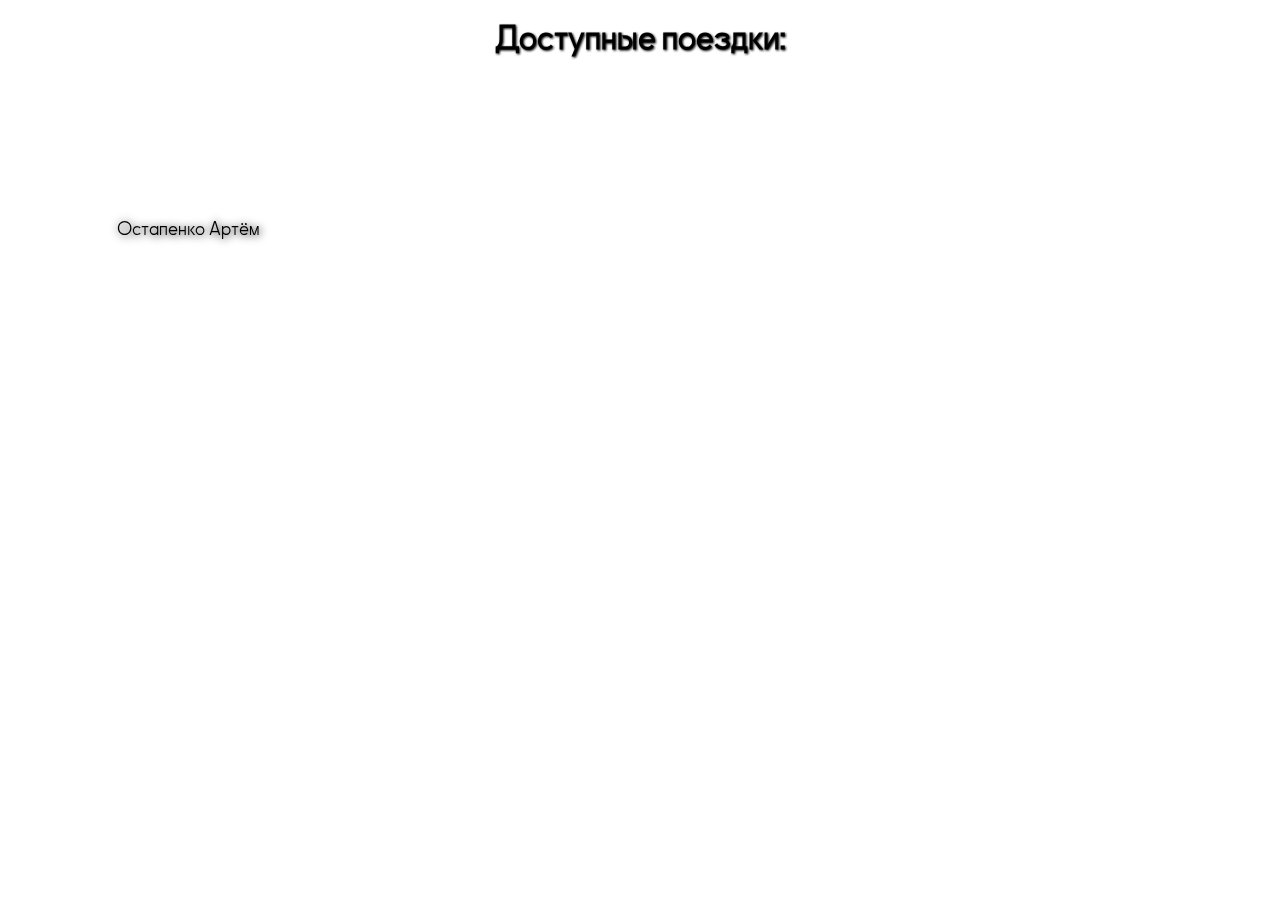
<file: index.html>
<!doctype html>
<html lang="ru">
<head>
    <meta charset="UTF-8">
    <meta name="viewport"
          content="width=device-width, user-scalable=no, initial-scale=1.0, maximum-scale=1.0, minimum-scale=1.0">
    <meta http-equiv="X-UA-Compatible" content="ie=edge">
    <link rel="stylesheet" href="style.css">
    <title>On the way</title>
    <script src="https://telegram.org/js/telegram-web-app.js"></script>
</head>
<div class="header">
    <header>
        <h1 class="avaliable_rides">Доступные поездки:</h1>
    </header>
</div>
<body>
    <div class="ride">
        <p class="rider_name">Остапенко Артём</p>
    </div>
</body>
</html>
</file>
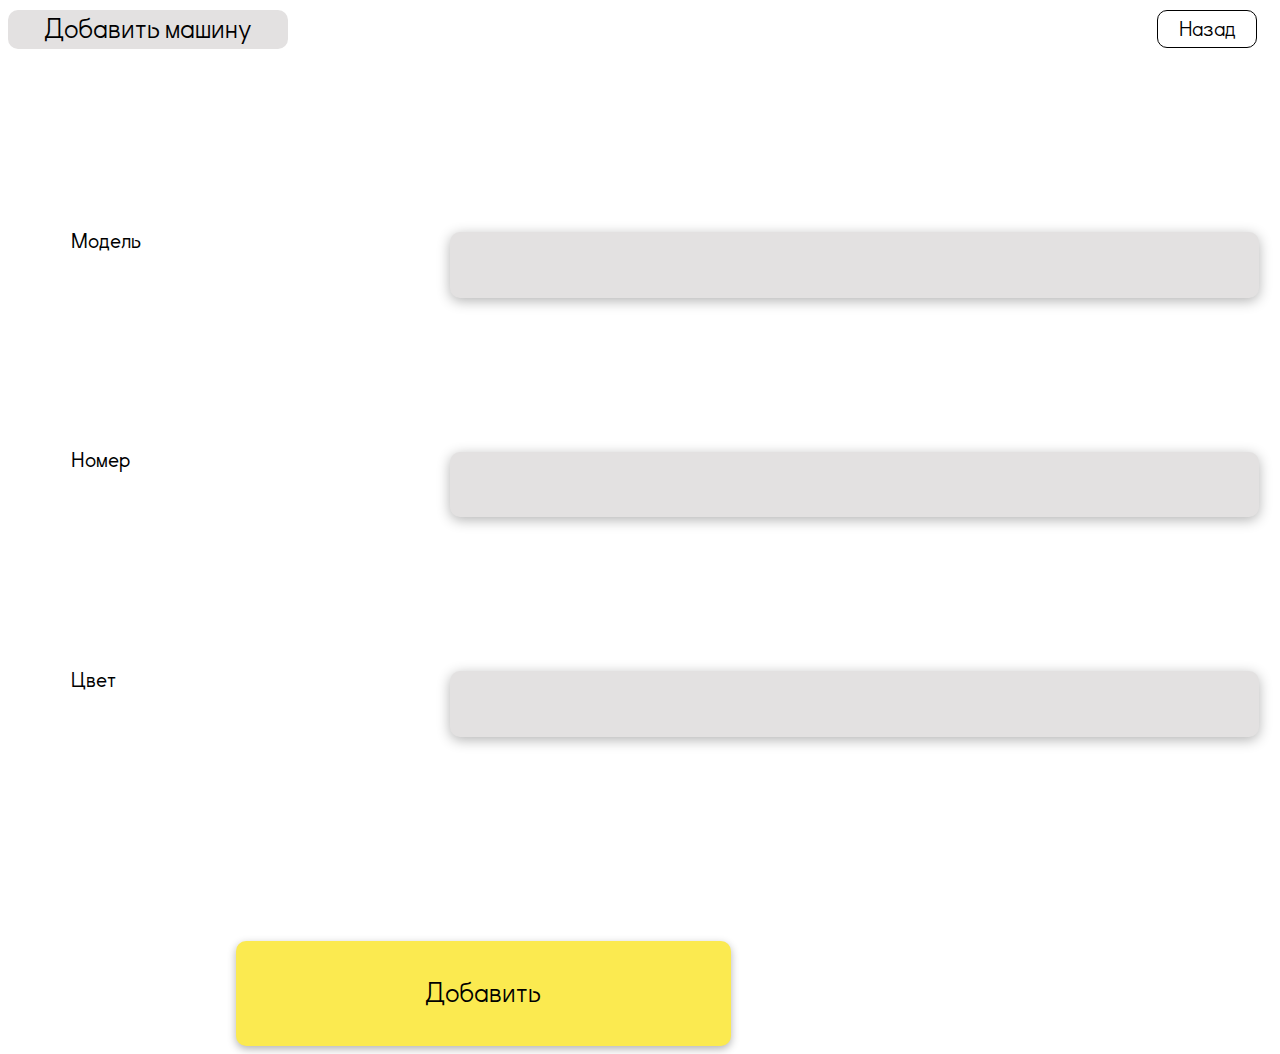
<file: addcar.html>
<!DOCTYPE html>
<html lang="en">
<head>
    <link rel="stylesheet" href="addcar.css">
    <meta charset="UTF-8">
    <meta name="viewport" content="width=device-width, initial-scale=1.0">
    <title>Document</title>
    <script src="https://telegram.org/js/telegram-web-app.js"></script>
</head>
<body>
    <div class="navig">
        <button id="back">Назад</button>
    </div>
    
    <p id="Hadd">Добавить машину</p>
    <br>
    <div class="parameters">
        <a id="model">Модель</a>
        <input type="text" class="vvod" id="p1">
    </div>
    <div class="parameters">
        <a id="number">Номер</a>
        <input type="text" class="vvod" id="p2">
    </div>
    <div class="parameters"> 
        <a id="colorr">Цвет</a>
        <input type="text" class="vvod" id="p3">
    </div>
    <button id="ADD" onclick="">Добавить</button>
</body>
</html>
</file>
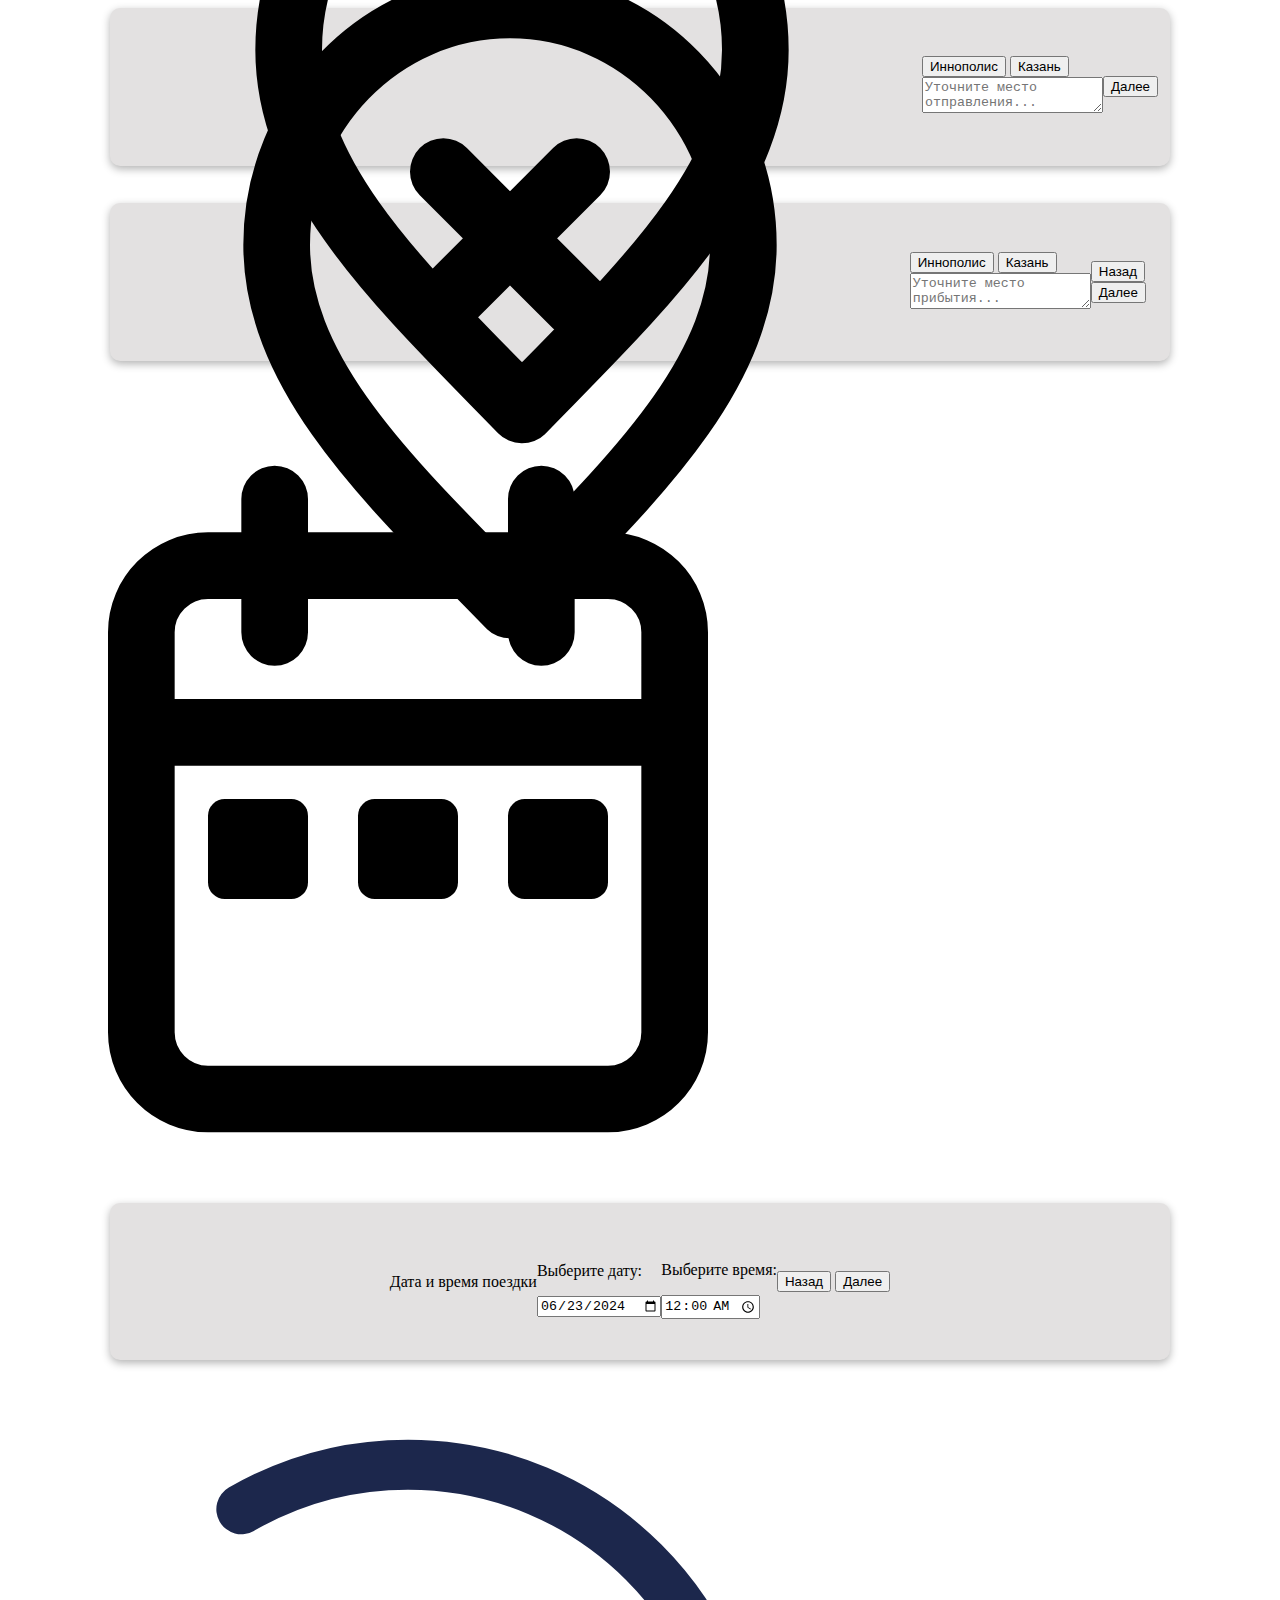
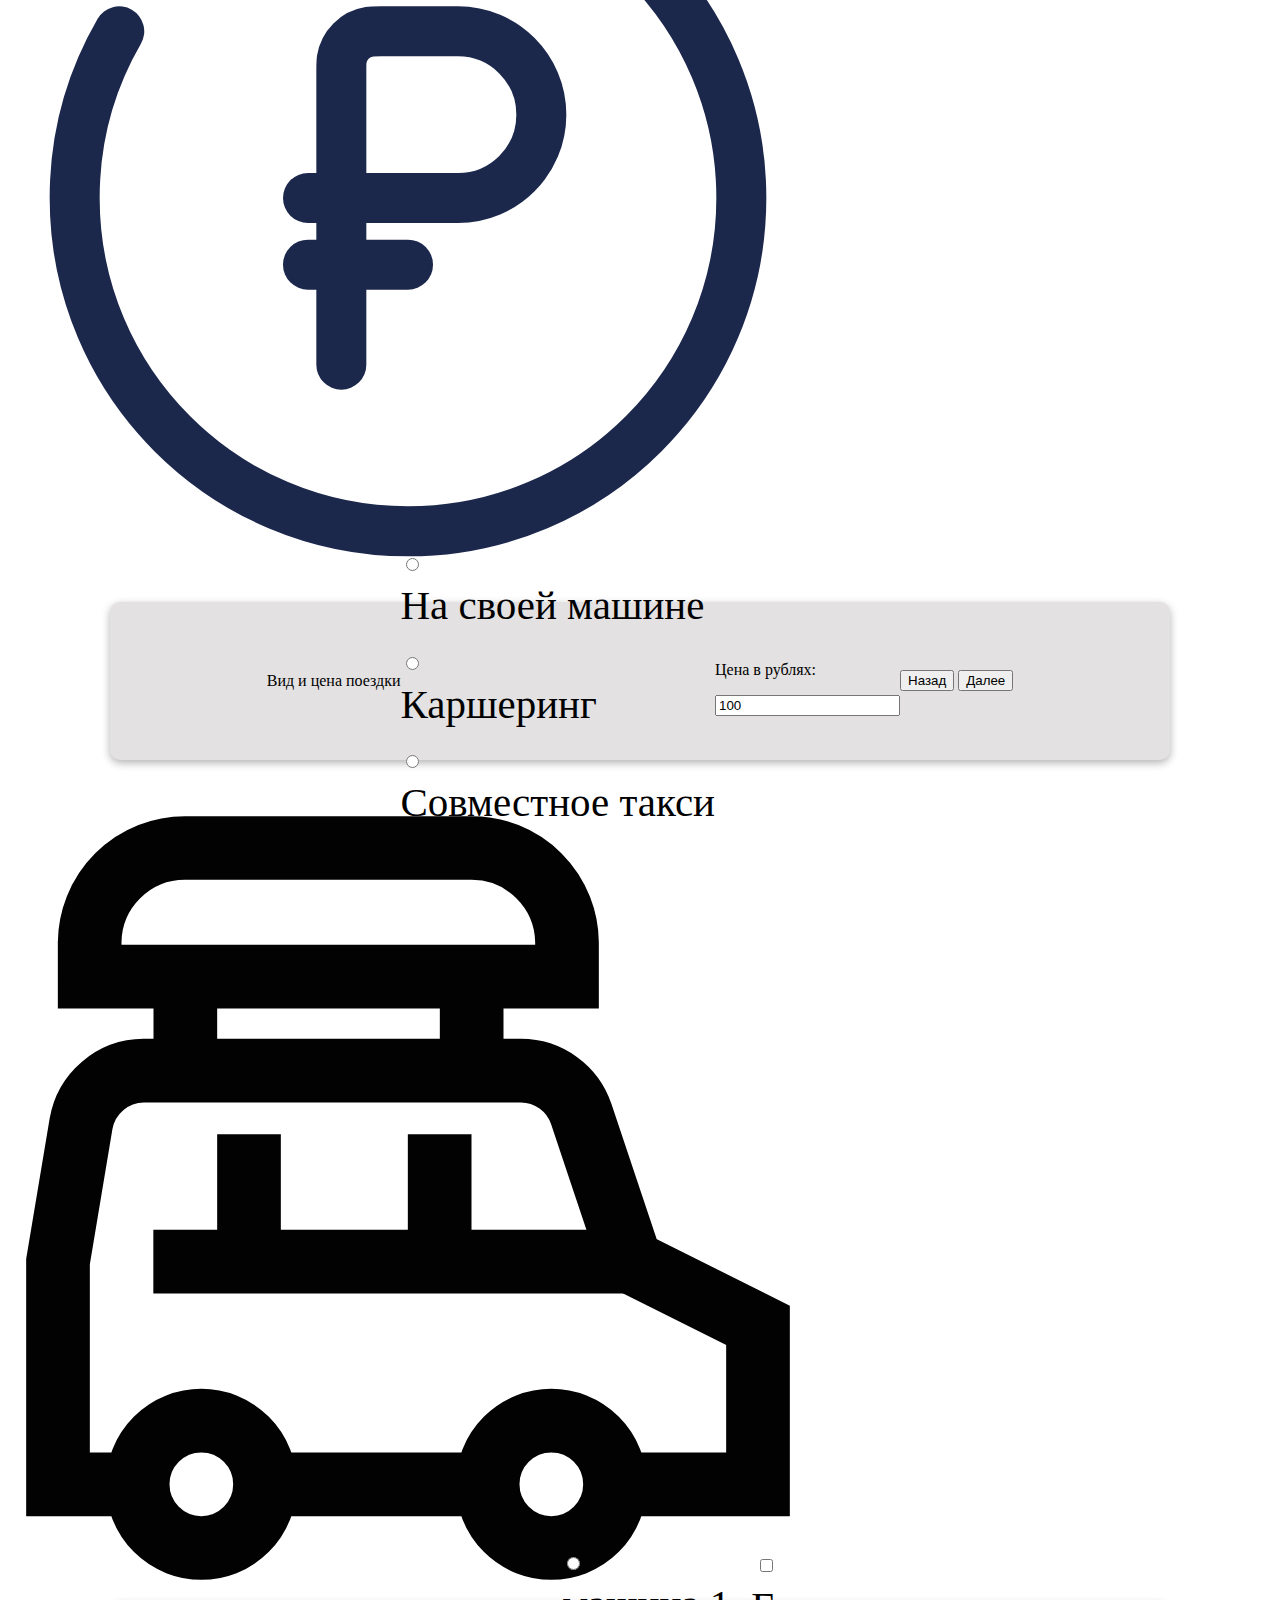
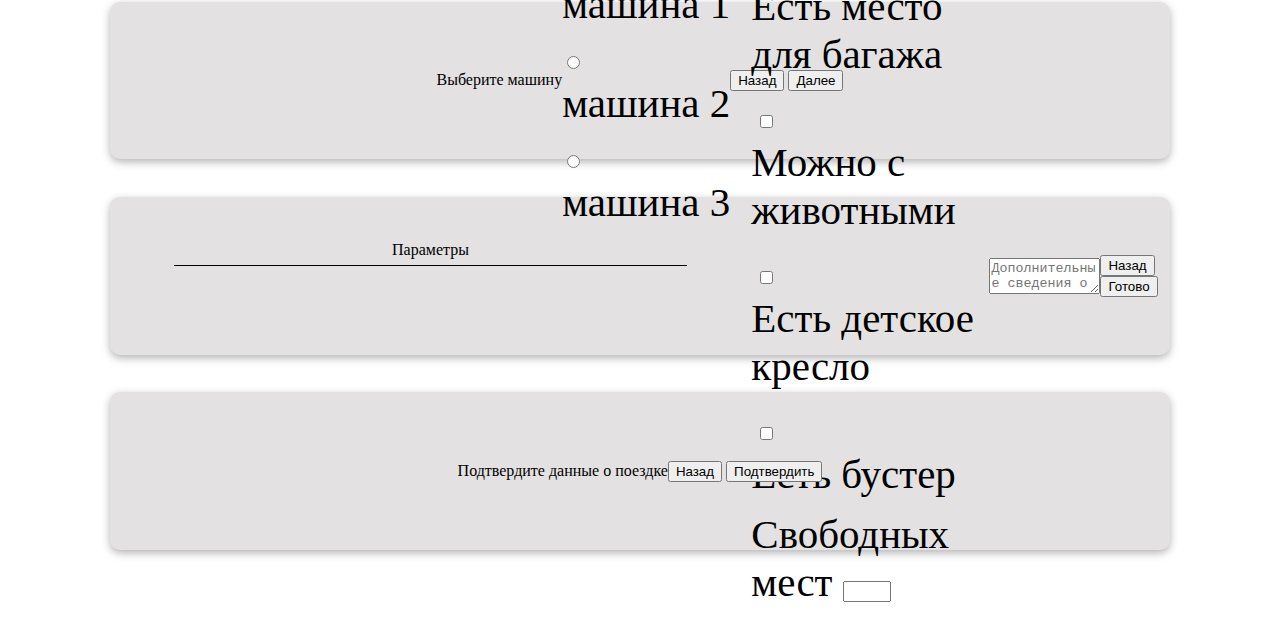
<file: createtrip.html>
<!DOCTYPE html>
<html lang="en">
<head>
    <meta charset="UTF-8">
    <meta name="viewport" content="width=device-width, initial-scale=1.0">
    <meta http-equiv="X-UA-Compatible" content="ie=edge">
    <title>Document</title>
</head>
<body>
    <link rel="stylesheet" href="createtrip.css">
    
    <div id="step1" class="step active">
        <div class="grey-rect">
            <div class="desc-img">
                <p class="dir-desc">Откуда</p>
                <img src="images/location-pin-alt-svgrepo-com.svg" class="dir-image">
            </div>
            <!-- <p class="dir-choose">Выберите город:</p> -->
            <div class="but-text">
                <div class="buttons">
                    <button class="button1" id="left1" onclick="selectOrigin('Иннополис', 'left1')">Иннополис</button>
                    <button class="button1" id="right1" onclick="selectOrigin('Казань', 'right1')">Казань</button>
                </div>
                <textarea id="comment1" class="com" placeholder="Уточните место отправления..."></textarea>
            </div>
            <button class="next" onclick="addInfoOrigin()">Далее</button>
        </div>
    </div>

    <div id="step2" class="step">
        <div class="grey-rect">
            <div class="desc-img">
                <p class="dir-desc">Куда</p>
                <img src="images/location-xmark-svgrepo-com.svg" class="dir-image">
            </div>
            <!-- <p class="dir-choose">Выберите город:</p> -->
            <div class="but-text">
                <div class="buttons">
                    <button class="button2" id="left2" onclick="selectDestination('Иннополис', 'left2')">Иннополис</button>
                    <button class="button2" id="right2" onclick="selectDestination('Казань', 'right2')">Казань</button>
                </div>
                <textarea id="comment2" class="com" placeholder="Уточните место прибытия..."></textarea>
            </div>
            <div class="nav-buttons">
                <button class="next" id="dir-button1" onclick="goBack(2)">Назад</button>
                <button class="next" id="dir-button2" onclick="addInfoDest()">Далее</button>
            </div>
        </div>
    </div>

    <div id="step3" class="step">
        <img src="images/date-range-svgrepo-com.svg" class="date-img">
        <div class="grey-rect">
            <div class="desc-img">
                <p class="dir-desc">Дата и время поездки</p>
            </div>
            <div class="date">
                <p class="choose-dt">Выберите дату:</p>
                <input type="date" id="date-f" value="2024-06-23"></input>
            </div>
            <div class="time">
                <p class="choose-dt">Выберите время:</p>
                <input type="time" id="time-f" value="00:00"></input>
            </div>
            <div class="nav-buttons">
                <button class="next" id="dir-button1" onclick="goBack(3)">Назад</button>
                <button class="next" id="dir-button2" onclick="selectDate()">Далее</button>
            </div>
        </div>
    </div>

    <div id="step4" class="step">
        <img src="images/ruble-svgrepo-com.svg" class="date-img">
        <div class="grey-rect">
            <div class="desc-img">
                <p class="dir-desc">Вид и цена поездки</p>
            </div>
            <div class="type">
                <ul class="choice">
                    <li>
                        <label for="own">
                            <input  type="radio" id="own" name="r">
                            <div class="checkbox__checkmark"></div>
                            На своей машине
                        </label>
                    </li>
                    <li>
                        <label for="carsh">
                            <input  type="radio" id="carsh" name="r">
                            <div class="checkbox__checkmark"></div>
                            Каршеринг
                        </label>
                    </li>
                    <li>
                        <label for="taxi">
                            <input  type="radio" id="taxi" name="r">
                            <div class="checkbox__checkmark"></div>
                            Совместное такси
                        </label>
                    </li>
                </ul>
            </div>
            
            <div class="price">
                <p class="choose-price">Цена в рублях:</p>
                <input type="number" id="price-rub" value="100" step="50" min="0">
            </div>
            <div class="nav-buttons">
                <button class="next" id="dir-button1" onclick="goBack(4)">Назад</button>
                <button class="next" id="dir-button2" onclick="goToStep(5)">Далее</button>
            </div>
        </div>
    </div>

    <div id="step5" class="step">
        <img src="images/travel-car-svgrepo-com.svg" class="car-img">
        <div class="grey-rect">
            <div class="desc-img">
                <p class="dir-desc">Выберите машину</p>
            </div>
            <div class="car">
                <ul class="choice">
                    <li>
                        <label for="car1">
                            <input  type="radio" id="car1" name="c">
                            <div class="checkbox__checkmark"></div>
                            машина 1
                        </label>
                    </li>
                    <li>
                        <label for="car2">
                            <input  type="radio" id="car2" name="c">
                            <div class="checkbox__checkmark"></div>
                            машина 2
                        </label>
                    </li>
                    <li>
                        <label for="car3">
                            <input  type="radio" id="car3" name="c">
                            <div class="checkbox__checkmark"></div>
                            машина 3
                        </label>
                    </li>
                </ul>
            </div>
            <div class="nav-buttons">
                <button class="next" id="dir-button1" onclick="goBack(5)">Назад</button>
                <button class="next" id="dir-button2" onclick="goToStep(6)">Далее</button>
            </div>
        </div>
    </div>

    <div id="step6" class="step">
        <div class="grey-rect">
            <div class="header">
                <p id="param-text">Параметры</p>
                <hr id="hr">
            </div>
            <ul class="choice" id="param">
                <li class="param-li">
                    <label for="lag" >
                        <input  type="checkbox" id="lag">
                        <div class="checkbox__checkmark"></div>
                        Есть место для багажа
                    </label>
                </li>
                <li class="param-li" >
                    <label for="an">
                        <input  type="checkbox" id="an">
                        <div class="checkbox__checkmark"></div>
                        Можно с животными
                    </label>
                </li>
                <li class="param-li" >
                    <label for="ch">
                        <input  type="checkbox" id="ch">
                        <div class="checkbox__checkmark"></div>
                        Есть детское кресло
                    </label>
                </li>
                <li class="param-li" >
                    <label for="bu">
                        <input  type="checkbox" id="bu">
                        <div class="checkbox__checkmark"></div>
                        Есть бустер
                    </label>
                </li>
                <li class="param-li" >
                    <div class="av-text">
                        Свободных мест
                        <input type="number" list="places" step="1" min="1" max="4" id="av" class="number-input"/>
                        <datalist id="places">
                            <option value="1">
                            <option value="2">
                            <option value="3">
                            <option value="4">
                        </datalist>
                    </div>
                </li>
            </ul>

            <textarea id="add" class="com" placeholder="Дополнительные сведения о поездке..."></textarea>

            <div class="nav-buttons">
                <button class="next" id="dir-button1" onclick="goBack(6)">Назад</button>
                <button class="next" id="dir-button2" onclick="goToStep(7)">Готово</button>
            </div>
        </div>
    </div>

    <div id="step7" class="step">
        <div class="grey-rect">
            <div class="desc-img" id="sub-d">
                <p class="dir-desc" id="submit-data">Подтвердите данные о поездке</p>
            </div>
            <div id="trip-data">
                    
            </div>
            <div class="nav-buttons">
                <button class="next" id="dir-button1" onclick="goBack(7)">Назад</button>
                <button class="next" id="dir-button2" onclick="submitTrip()">Подтвердить</button>
            </div>
        </div>
    </div>

    <script>

        document.addEventListener('DOMContentLoaded', (event) => {
            const comments = document.querySelectorAll('.com');

            function handleClickOutside(event) {
                comments.forEach(comment => {
                    if (comment === document.activeElement && !comment.contains(event.target)) {
                        comment.blur(); 
                    }
                });
            }

            ['click', 'touchstart', 'touchend', 'touchcancel', 'touchmove'].forEach(eventType => {
                document.addEventListener(eventType, handleClickOutside);
            });
        });

        let tripData = {
            origin: '',
            destination: '',
            addInfoDest: '',
            addInfoOrigin: '',
            date: '',
            time: '',
            type: '',
            price: '',
            car: '',
            lagg: false,
            an: false,
            ch: false,
            bust: false,
            av: '',
            additional: ''
        };

        function updateTripData() {
            const tripDataDiv = document.getElementById('trip-data');
            tripDataDiv.innerHTML = `
                <p>Откуда: ${tripData.origin} (${tripData.addInfoOrigin})</p>
                <p>Куда: ${tripData.destination} (${tripData.addInfoDest})</p>
                <p>Дата и время: ${tripData.date}</p>
            `;
        }

        function selectOrigin(city, id) {
            tripData.origin = city;
            const button = document.getElementById(id);
            if (button.classList.contains('selected')) {
                button.classList.remove('selected');
                button.style.backgroundColor = ''; 
            } else {
                document.querySelectorAll('.button1').forEach(btn => {
                    btn.classList.remove('selected');
                    btn.style.backgroundColor = '';
                });
        
                button.classList.add('selected');
                button.style.backgroundColor = '#969696';
            }
            updateTripData()
        }

        function selectDestination(city, id) {
            tripData.destination = city;
            const button = document.getElementById(id);
            if (button.classList.contains('selected')) {
                button.classList.remove('selected');
                button.style.backgroundColor = ''; 
            } else {
                document.querySelectorAll('.button2').forEach(btn => {
                    btn.classList.remove('selected');
                    btn.style.backgroundColor = '';
                });
        
                button.classList.add('selected');
                button.style.backgroundColor = '#969696';
            }
            updateTripData()
        }

        function addInfoOrigin() {
            let input = document.getElementById('comment1');
            tripData.addInfoOrigin = input.value;
            goToStep(2);
            updateTripData()
        }

        function addInfoDest() {
            let input = document.getElementById('comment2');
            tripData.addInfoDest = input.value;
            goToStep(3);
            updateTripData()
        }

        function selectDate() {
            let date = document.getElementById('date-f');
            let time = document.getElementById('time-f');
            tripData.date = `${date.value}   ${time.value}`;
            goToStep(4);
            updateTripData()
        }

        function selectTypePrice(date) {
            tripData.date = date;
        }

        function selectCar(date) {
            tripData.date = date;
        }

        function goBack(cuurent) {
            goToStep(cuurent - 1);
        }

        function showSummary() {
            document.getElementById('summary-text').innerText = `Город отправления: ${tripData.origin}, Город назначения: ${tripData.destination}, Дата поездки: ${tripData.date}`;
        }

        function submitTrip() {
            window.location.href = "tripcreated.html";
            console.log('Trip submitted:', tripData);
        }

        function goToStep(step) {
            document.querySelectorAll('.step').forEach(el => el.classList.remove('active'));
            document.getElementById(`step${step}`).classList.add('active');
        }
    </script>
</body>
</html>
</file>
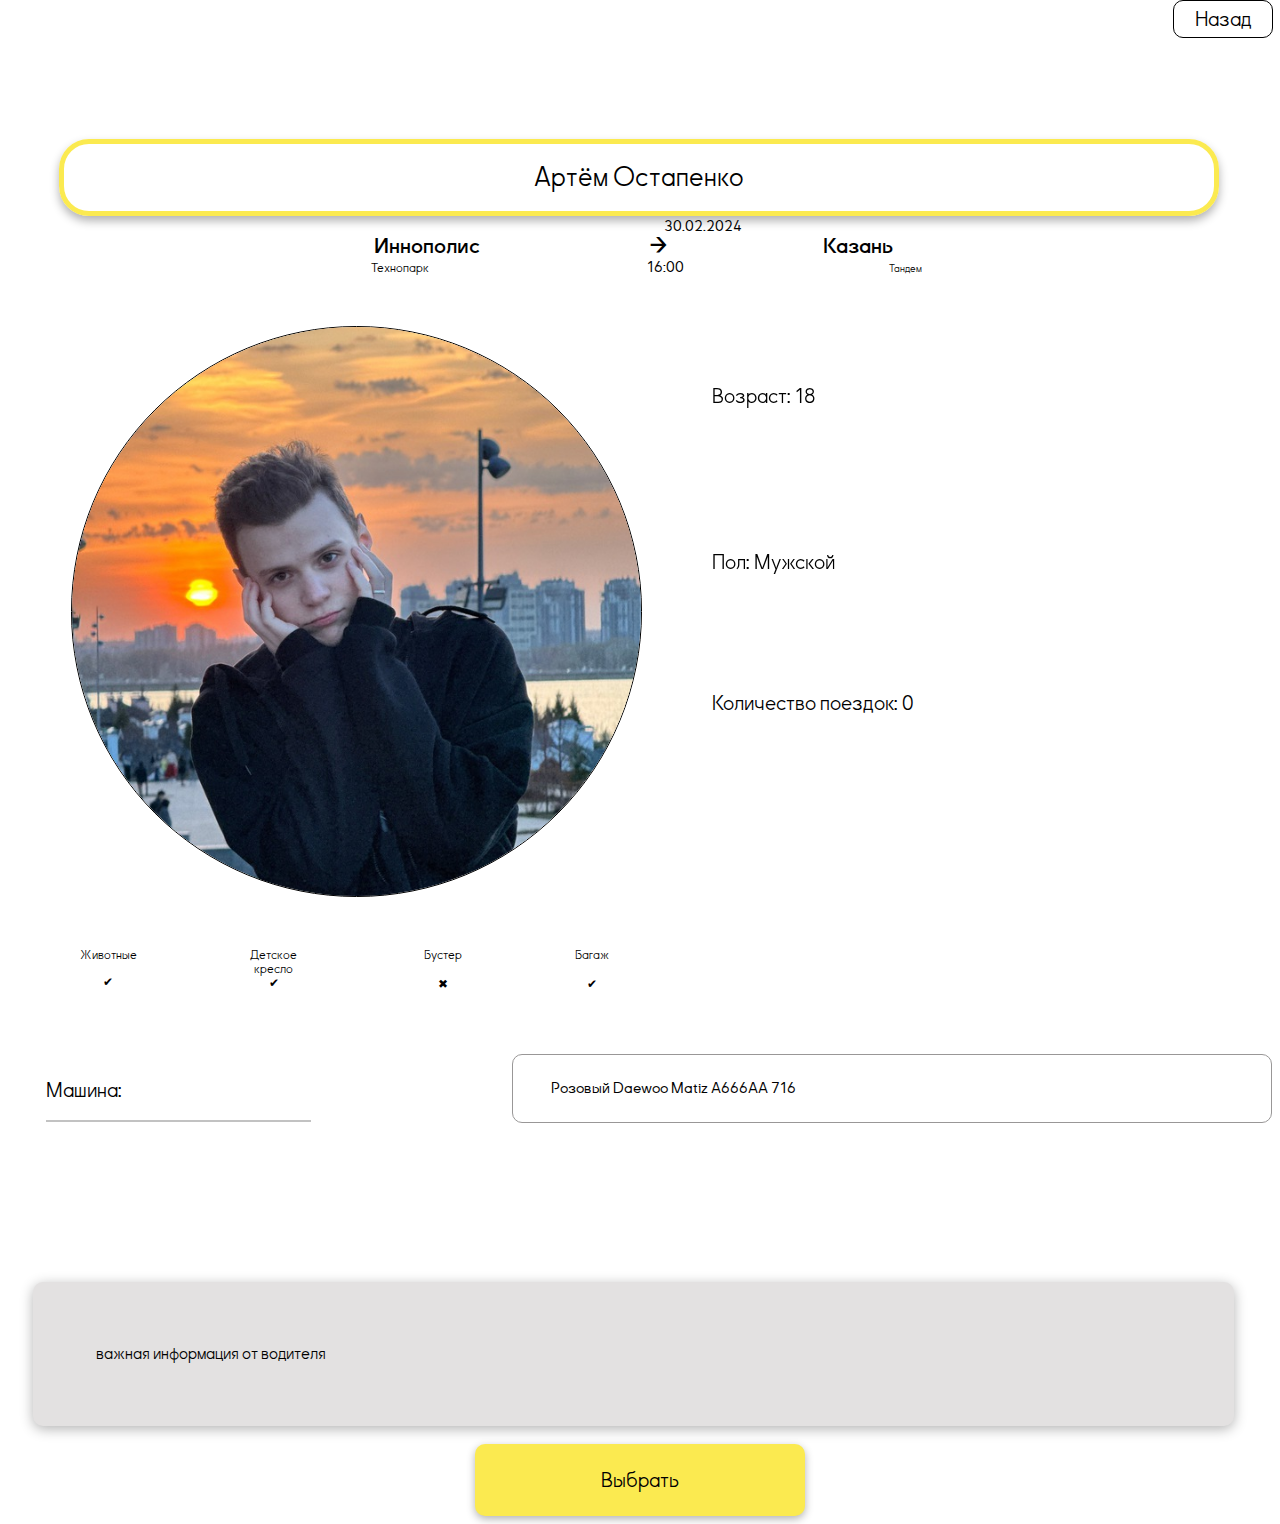
<file: driversprof.html>
<!DOCTYPE html>
<html lang="ru">
<head>
    <meta charset="UTF-8">
    <link rel="stylesheet" href="driversprof.css">
    <link rel="stylesheet" href="popupaddcar.css">
    <link rel="stylesheet" href="addcar.css">
    <meta name="viewport" content="width=device-width, initial-scale=1.0 maximum-scale=1.0, user-scalable=no">
    <meta http-equiv="X-UA-Compatible" content="ie=edge">
    <script src="https://telegram.org/js/telegram-web-app.js"></script>
    <script src="popupaddcar.js"></script>
    <script src="links.js"></script>
    <title>Document</title>
</head>
<body>
    <div id="verh">
        <button id="back" onclick="goBack()">Назад</button>
    </div>
    <p id="name">Артём Остапенко</p>
    <div class="maininfa">
        <a class="date">30.02.2024<br></a>
        <a class="from">Иннополис</a>
        <a class="strelka">&#8594;</a>
        <a class="to">Казань<br></a>
        <a class="clari-from">Технопарк</a>
        <a class="time">16:00</a>
        <a class="clari-to">Тандем</a>
    </div>
    <div class="bio">
        <img src="artem.jpg" alt="Аватарка" id="avatar">
        <p id="age">Возраст: 18</p>
        <p id="sex">Пол: Мужской</p>
        <p id="rides">Количество поездок: 0</p>
    </div>
    <div class="options">
        <div id="pets">
            <a>Животные<br></a>
            <a id="z1">&#10004;</a>
        </div>
        <div id="kids">
            <a>Детское кресло<br></a>
            <a id="z2">&#10004;</a>
        </div>
        <div id="minikids">
            <a>Бустер<br></a>
            <a id="z3">&#10006;</a>
        </div>
        <div id="bag">
            <a>Багаж<br></a>
            <a id="z4">&#10004;</a>
        </div>
    </div>
    <div id="car">
        <a id="mashina">Машина:</a>
        <a id="named">Розовый Daewoo Matiz А666АА 716</a>
    </div>
    <div id="info">
        <a>важная информация от водителя <a></a>
    </div>
    <br>
    <button id="choose" onclick="">Выбрать</button>
</body>
</html>
</file>
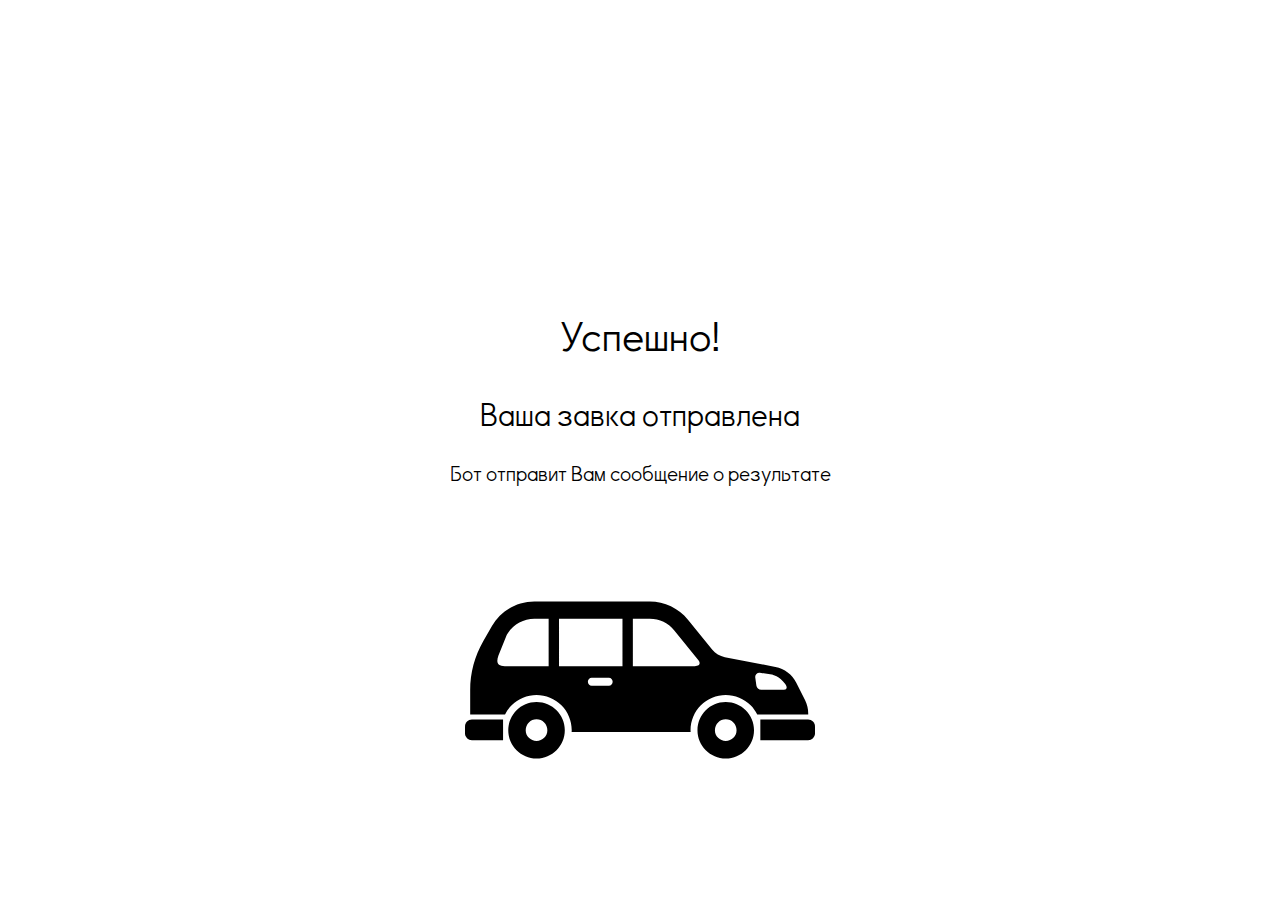
<file: notification_of_the_application_to_the_driver.html>
<!DOCTYPE html>
<html lang="en">
<head>
    <meta charset="UTF-8">
    <meta name="viewport" content="width=device-width, initial-scale=1.0">
    <title>Document</title>
    <link rel="stylesheet" href="notification_of_the_application_to_the_driver.css">
    <script src="https://telegram.org/js/telegram-web-app.js"></script>
    <script src="notification_of_the_application_to_the_driver.js"></script>
</head>
<body>
    <p id="success">Успешно!</p>
    <p id="created">Ваша завка отправлена</p>
    <p id="message">Бот отправит Вам сообщение о результате</p>
    <img id="car" src="car-svgrepo-com.svg">
    <p id="color-value"></p>
</body>
</html>
</file>
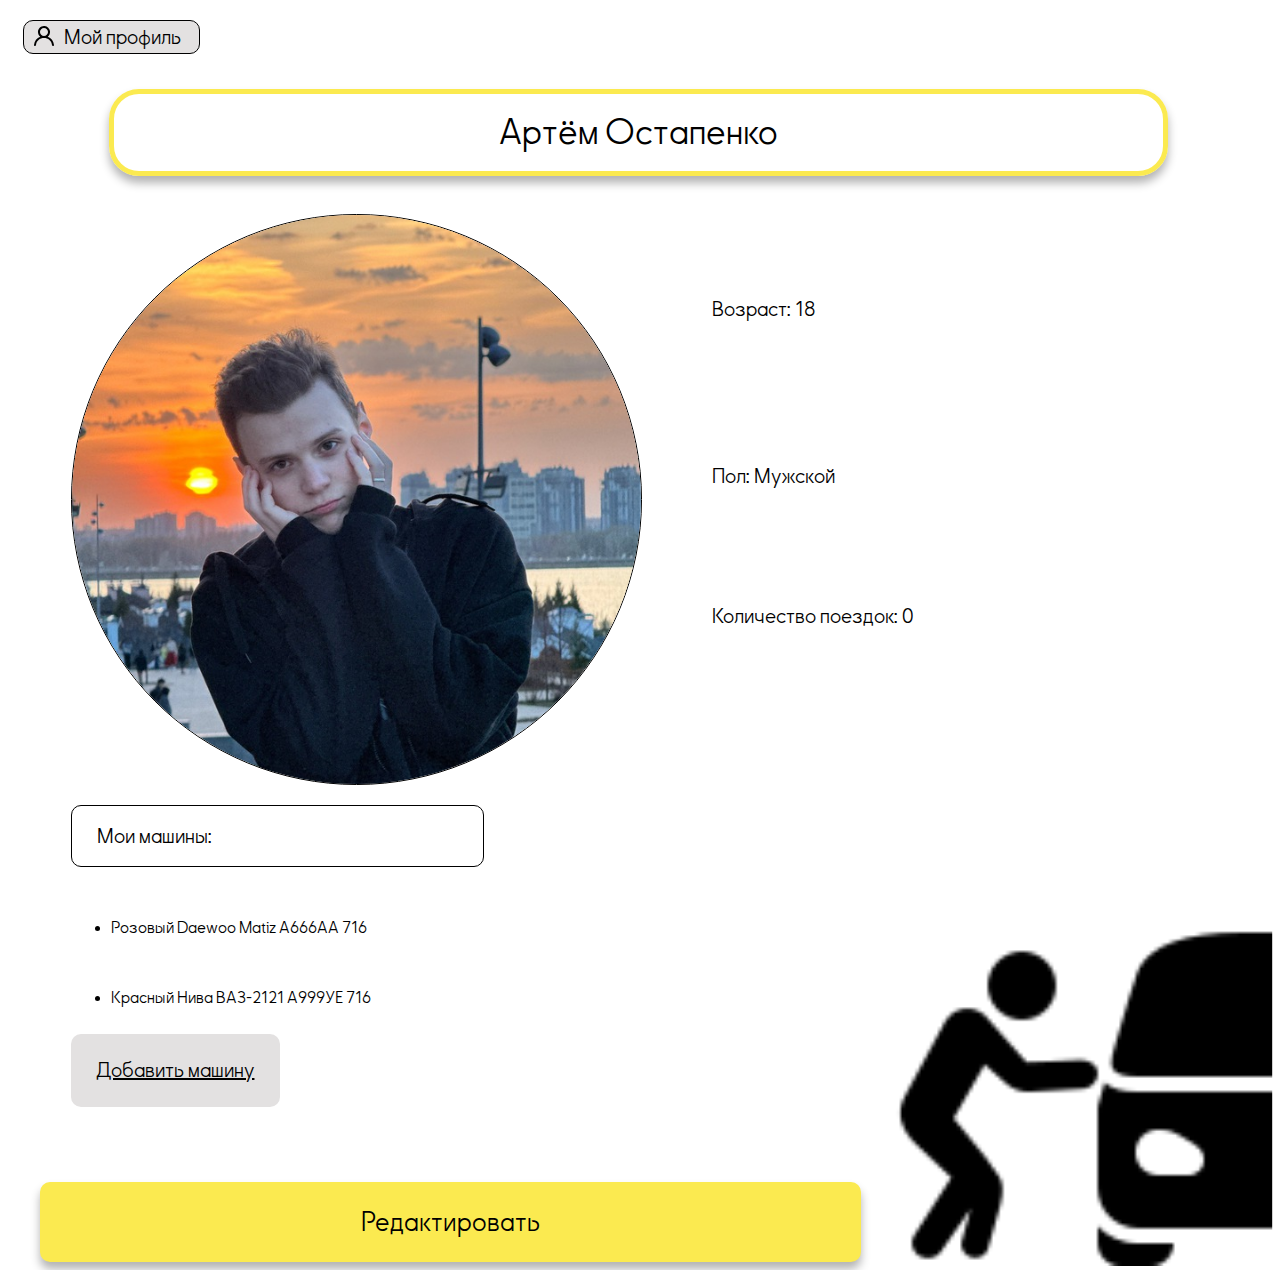
<file: profile.html>
<!DOCTYPE html>
<html lang="ru">
<head>
    <meta charset="UTF-8">
    <link rel="stylesheet" href="profile.css">
    <link rel="stylesheet" href="popupaddcar.css">
    <link rel="stylesheet" href="addcar.css">
    <meta name="viewport" content="width=device-width, initial-scale=1.0 maximum-scale=1.0, user-scalable=no">
    <meta http-equiv="X-UA-Compatible" content="ie=edge">
    <script src="https://telegram.org/js/telegram-web-app.js"></script>
    <script src="popupaddcar.js"></script>
    <script src="links.js"></script>
    <title>Document</title>
</head>
    <div class="navig">
        <p id="My-profile"><img id="imgprof" src="icons/profile-1341-svgrepo-com.svg"> Мой профиль</p>
        <button id="back" onclick="goBack()">Назад</button>
    </div>
    <p id="name">Артём Остапенко</p>
    <img src="artem.jpg" alt="Аватарка" id="avatar">
    <div class="bio">
        <p id="age">Возраст: 18</p>
        <p id="sex">Пол: Мужской</p>
        <p id="rides">Количество поездок: 0</p>
    </div>
    <div id="cars">
        <p id="MyCars">Мои машины:</p>
        <img id = "humanAndCar" src="images/icons8-car-theft-100.png">
        <div class="mashini">
            <ul>
            <li><p id="car">Розовый Daewoo Matiz А666АА 716</p></li>
            <li><p id="car">Красный Нива ВАЗ-2121 А999УЕ 716</p></li>
            </ul>
        </div>
    </div>
    <div id="myModal" class="modal">
        <div class="modal-content">
            <div class="navig">
                <button class="close">Закрыть</button>
            </div>
            
            <p id="Hadd">Добавить машину</p>
            <br>
            <div class="parameters">
                <p><b>Модель</b></p>
                <input type="text" class="vvod" id="p1" placeholder="Пример: BMW X5">
            </div>
            <div class="parameters">
                <p><b>Номер</b></p>
                <input type="text" class="vvod" id="p2" placeholder="Пример: А123БВ">
            </div>
            <div class="parameters"> 
                <p><b>Цвет</b></p>
                <input type="text" class="vvod" id="p3"  placeholder="Пример: Белый">
            </div>
            <button id="ADD" onclick="">Добавить</button>
        </div>
    </div>
    <br>
    <br>
    <u id="addcar">Добавить машину</u>
    <button id="redt" oneclick ="">Редактировать</button>

</body>
</html>
</file>
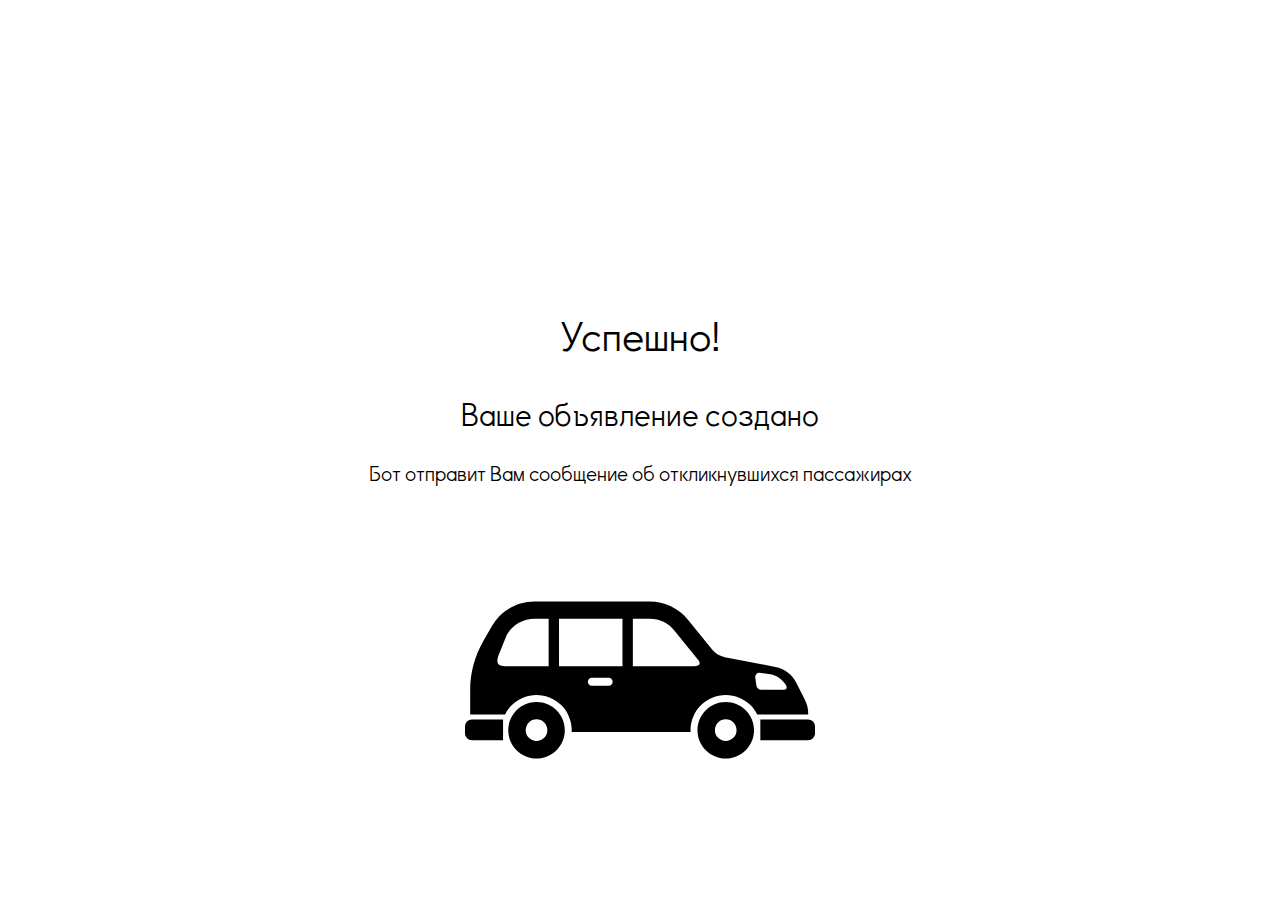
<file: tripcreated.html>
<!DOCTYPE html>
<html lang="en">
<head>
    <meta charset="UTF-8">
    <meta name="viewport" content="width=device-width, initial-scale=1.0">
    <title>Document</title>
    <link rel="stylesheet" href="tripcreated.css">
    <script src="https://telegram.org/js/telegram-web-app.js"></script>
    <script src="tripcreated.js"></script>
</head>
<body>
    <p id="success">Успешно!</p>
    <p id="created">Ваше объявление создано</p>
    <p id="message">Бот отправит Вам сообщение об откликнувшихся пассажирах</p>
    <img id="car" src="icons/car-svgrepo-com.svg">
    <p id="color-value"></p>
</body>
</html>
</file>
<file: style.css>
@font-face { font-family: Kreadon; src: url(fonts/Kreadon-Regular.ttf); } 

.avaliable_rides {
    position: fixed;
    top: 0;
    left: 50%;
    width: 100%;
    transform: translateX(-50%);
    text-align: center;
    font-family: Kreadon;
    color: var(--tg-theme-text-color);
    filter: drop-shadow(1px 1px 1px);
}

.ride {
    margin: 90px auto 0 auto;
    border-radius: 45px;
    align-items: center;
    background-color: var(--tg-theme-bg-color);
    filter: drop-shadow(1px 1px 4px black);
    font-family: Kreadon;
    height: 140px;
    width: 90%;
    padding: 15px;
    transition: 0.3s;
}

.rider_name {
    position: relative;
    top: 80%;
    left: 4%;
    transform: translate(0%, -80%);
    font-size: 18px;
}

body {
    background-color: var(--tg-theme-secondary-bg-color);
}
</file>
<file: addcar.css>
@font-face { font-family: Kreadon_regular; src: url(fonts/Kreadon-Regular.ttf); } 
@font-face { font-family: Kreadon_bold; src: url(fonts/Kreadon-Bold.ttf); } 
@font-face { font-family: Kreadon_demi; src: url(fonts/Kreadon-Demi.ttf); } 
@font-face { font-family: Kreadon_medium; src: url(fonts/Kreadon-Medium.ttf); } 
.navig {

}
 

#back {
    font-family: Kreadon_regular;
    font-size: 20px;
    margin-right: 15px;
    padding: 0;
    background-color: var(--tg-theme-secondary-bg-color);
    color: var(--tg-theme-text-color);
    border-radius: 10px;
    border: 1px solid black;
    width: 100px;
    height: 38px;
    float: right;
    top: 200px;
    transition: 0.2s;
}
#back:hover {
    background-color: gray;
}
#Hadd {
    font-family: Kreadon_regular;
    font-size: 26px;
    text-align: center;
    background-color: #E3E1E1;
    border-radius: 10px;
    padding: 5px;
    padding-left: 15px;
    padding-right: 15px;
    width: 250px;
    margin-top: 10px;
}

.parameters {
    margin-top: 6%;
    font-size: 20px;
    font-family: Kreadon_medium; 
    display: grid; 
    gap: 10px; 
    display: flex;
    align-items: center;
}
  
.parameters a {
    margin-right: 10px;
    margin-left: 5%;
    font-size: 20;
}
  
.parameters input {
    display: block;
    margin-bottom: 15px;
    margin-left: 20%;
    border: 0px;
    border-radius: 10px;
    margin-top: 5%;
    padding: 2%;
    margin-left: auto;
    width: 60%;
    margin-right: 1%;
    background-color: #E3E1E1;
    box-shadow: 0px 3px 1cqmax rgba(0, 0, 0, 0.3);
}
#ADD {
    font-family: Kreadon_regular;
    font-size: 26px;
    margin-top: 15%;
    padding: 3%;
    padding-left: 15%;
    padding-right: 15%;
    margin-left: 18%;
    border-radius: 10px;
    border: 0px;
    background-color: #FBEA50;
    box-shadow: 0px 3px 8px rgba(0, 0, 0, 0.3);

}

button {
    cursor: pointer;
}
</file>
<file: createtrip.css>
@font-face {
    font-family: "Kreadon"; 
    src: url("fonts/Kreadon-Regular.ttf") format("truetype"); 
    font-style: normal; 
    font-weight: 400;
} 

.body {
    display: flex;
    flex-direction: column;
    align-items: center;
    font-family: "Kreadon";
    color: #000;
}

.grey-rect {
    width: 83.9%;
    height: 17.5vh;
    background-color: #E3E1E1;
    display: flex;
    justify-content: center;
    margin: auto;
    align-items: center;
    margin-bottom: 3%;
    border-radius: 10px;
    box-shadow: 0px 3px 8px rgba(0, 0, 0, 0.3);
}

.dir-button {
    height: 81%;
    width: 43%;
    border-radius: 10px;
    margin-left: 2%;
    margin-right: 2%;
    border-color: #000;
    background-color: #E3E1E1;
    padding: 0;
}

#dir-text {
    margin-left: 2%;
    margin-right: 2%;
    font-size: 3.3vh;
    font-family: "Kreadon";
    color: #000;
    margin-top: 10%;
}

#dir-image {
    margin-top: 5%;
    margin-left: 70%;
    height: 45%;
    width: auto;
    fill: #FBEC69B2;
}

.long-grey-rect {
    width: 83.9%;
    height: 43vh;
    background-color: #E3E1E1;
    display: flex;
    margin: auto;
    margin-bottom: 3%;
    border-radius: 10px;
    flex-direction: column;
    font-size: 5vw;
    font-family: "Kreadon";
    position: relative;
}

#hr {
    width: 80%;
    margin-top: 0; 
    border: none;
    border-top: 0.7px solid #000; 
    margin-bottom: 10%; 
}

.header {
    margin-top: 0;
    width: 100%;
    align-items: center;
    display: flex;
    justify-content: center;
    flex-direction: column;
}

#param-text {
   margin-top: 3%; 
   margin-bottom: 1%;
}

.param {
    list-style-type: none;
    padding: 0;
    margin: 0;
    text-align: center;
    margin-left: 6%;
    margin-right: 6%;
}

.param-li {
    margin-bottom: 5% !important;;
}

#title {
    height: 4.78%;
    width: 47.79%;
    margin: auto;
    background-color: #FBEA50D9;
    font-size: 4.7vw;
    font-family: "Kreadon";
    justify-content: center;
    align-items: center;
    padding: 1%;
    padding-left: 2%;
    padding-right: 2%;
    border-radius: 10px;
    margin-bottom: 5%;
    display: flex;
}

#date {
    height: 14.2vh;
    width: 100%;
    border-radius: 10px;
    border-color: #000;
    font-size: 5vw;
    font-family: "Kreadon";
    color: #000;
    background-color: #E3E1E1;
}


.date-desc {
    height: 81%;
    width: 43%;
    margin-left: 2%;
    margin-right: 2%;
    padding: 0;
}

#date-title {
    margin-left: 4%;
    margin-right: 2%;
    font-size: 5vw;
    font-family: "Kreadon";
    color: #000;
    margin-top: 10%;
}

#date-image {
    margin-top: 5%;
    margin-left: 70%;
    height: 40%;
    width: auto;
    fill: #FBEC69B2;
}


#type-trip {
    height: 19%;
    border-radius: 10px;
    border: 1px solid #000;
    border-color: #000;
    font-size: 4vw;
    display: flex; 
    align-items: center; 
    justify-content: center;
    text-align: center;
    margin: 0;
    width: 80%;
    margin-bottom: 2vw;
}

.choice {
    list-style: none;
    padding: 0;
    font-size: 3.2vw;
    margin: 0;
}

.choice li {
    display: flex; 
    align-items: center; 
    margin-bottom: 0.3vh;
    justify-content: space-between;
}

.choice input[type="checkbox"] {
    width: 2.6vh;
    margin: 0.37vh;
}


#price {
    height: 81%;
    width: 43%;
    border-radius: 10px;
    border-color: #000;
    background-color: #E3E1E1;
    margin-right: 2%;
    margin-left: 2%;
}

#price-text {
    margin-left: 4%;
    margin-right: 60%;
    font-size: 3.3vh;
    font-family: "Kreadon";
    color: #000;
    margin-top: 0;
}

#price-image {
    margin-top: 15%;
    margin-left: 65%;
    height: 45%;
    width: auto;
    fill: #FBEC69B2;
}

.type-title-choice {
    width: 43%;
    height: 81%;
    overflow: hidden; 
    white-space: nowrap; 
    text-overflow: ellipsis;
    display: table-column; 
    align-items: center; 
    justify-content: center; 
    text-align: center;
    margin-right: 2%;
    margin-left: 4%;
    font-family: "Kreadon";
}

.choice li, .param li {
    display: flex;
    align-items: center;
    justify-content: space-between;
    margin-bottom: 0.3vh;
}

#form {
    width: 100%;
    height: 100%;
    position: relative;
}

#comment {
    width: 100%;
    height: 100%;
    font-size: 3.4vw;
    border: none;
    background-color: inherit;
    border-radius: 8px;
    box-sizing: border-box; 
    text-align: left;
    padding-left: 2%;
    white-space: normal; 
    overflow: auto;
    resize: none;
    position: absolute;
    margin: 0;
    outline: none;
}

#car {
    height: 54.5%;
}

.frame {
    border: 1px solid #000; 
    border-radius: 10px;
    height: 81%;
    width: 45%;
    margin-left: 2%;
    margin-right: 2%;
    display: flex;
    align-items: center;
    justify-content: center;
    box-sizing: border-box;
}

.choose-car {
    font-size: 3.7vw;
    font-family: "Kreadon";
    color: #000;
    height: 81%;
    width: 43%;
    text-align: left;
    flex: 1;
    margin-left: 6%;
    margin-right: 2%;
}

.create {
    height: 6.5%;
    width: 53.8%;
    margin: auto;
    background-color: #FBEA50D9;
    font-size: 18px;
    font-family: "Kreadon";
    justify-content: center;
    align-items: center;
    padding: 1%;
    padding-left: 2%;
    padding-right: 2%;
    border-radius: 10px;
    margin-bottom: 40%;
    display: flex;
    color: #000;
}

footer{
    position: fixed;
    bottom: 0;
    width: 100%;
    height: 20%;
    border-top-right-radius: 15%; 
    box-shadow: 0px -3px 8px rgba(0, 0, 0, 0.3);
    background-color: #E3E1E1;
    display: flex;
    justify-content: center;
    align-items: center;
    margin: 0;
    box-sizing: border-box;
}

footer button {
    width: 35%;
    height: 78%;
    font-family: "Kreadon";
    font-size: 5vw;
    text-align:left;
    border-radius: 5vw;
    border-color: #000;
    bottom: 0%;
    margin-top: 4%;
    margin-left: 5%;
    margin-right: 5%;
    background-color: #D0CECE;
    margin-bottom: 3%;
}

.foot-img {
    height: 5vh;
    margin-top: 5%;
    margin-left: 70%;
}

.foot-text {
    margin-left: 10%;
    margin-top: 0;
    color: #000;
}


.new-button {
    color: #000;
    height: 50%; /* Занимает 50% высоты родительского элемента */
    width: 100%; /* Занимает 100% ширины родительского элемента */
    margin: 0;
    background-color: #E3E1E1;
    border-color: #E3E1E1;
    padding: 0;
    font-size: 2.7vh;
    font-family: "Kreadon";
}

#lower {
    border-bottom-left-radius: 10px;
    border-bottom-right-radius: 10px;
    border-top: 0.6px solid black;
}

#upper {
    border-top-left-radius: 10px;
    border-top-right-radius: 10px;
    border-bottom: 0.6px solid black;
}
</file>
<file: driversprof.css>
@font-face { font-family: Kreadon_regular; src: url(fonts/Kreadon-Regular.ttf); } 
@font-face { font-family: Kreadon_bold; src: url(fonts/Kreadon-Bold.ttf); } 
@font-face { font-family: Kreadon_demi; src: url(fonts/Kreadon-Demi.ttf); } 
@font-face { font-family: Kreadon_medium; src: url(fonts/Kreadon-Medium.ttf); } 

body {
    background-color: var(--tg-theme-bg-color);
    color: var(--tg-theme-text-color);
    font-family: Kreadon_regular;
}

input:focus {
    outline: none;
}

#imgprof {
    height: 15%;
    width: 15%;
    float: left;
    margin-right: 5%;
    margin-left: -30px;
}


#back {
    font-family: Kreadon_regular;
    font-size: 15px;
    margin-right: 4%;
    padding: 1.5%;
    background-color: #E3E1E1;
    color: black;
    border-radius: 10px;
    border: 1px solid var(--tg-theme-text-color);
    width: 25%;
    float: right;
}
#verh {
    width: 100%;
    height: 6.5%;
    background-color: white;
    position: fixed;
    top:0%;
}

#name {
    margin-left: 4%;
    margin-right: 5%;
    font-family: Kreadon_regular;
    text-align: center;
    font-size: 26px;
    padding: 1.5%;
    width: 88%;
    color: black;
    border-radius: 30px;
    margin-top: 11%;
    
    border: 5px solid #FBEA50;
    box-shadow: 0px 5px 10px rgba(0, 0, 0, 0.3);
}
.bio {
    width: 100%;
    margin-top: 4%;
}

#avatar {
    display: block;
    margin-left: 5%;
    width: 45%;
    height: 45%;
    border-radius: 50%;
    border: solid 1px black;
    margin-top: 3%;
}

#age {
    font-family: Kreadon_regular;
    font-size: 20px;
    position: absolute;
    margin-left: 55%;
    margin-right: 5%;
    margin-top: -40%; 
}

#sex {
    font-family: Kreadon_regular;
    font-size: 20px;
    position: absolute;
    margin-left: 55%;
    margin-right: 5%;
    margin-top: -27%; 
}

#rides {
    font-family: Kreadon_regular;
    font-size: 20px;
    position: absolute;
    margin-left: 55%;
    margin-right: 5%;
    margin-top: -16%; 
}

.maininfa {
    width: 100%;
    text-align: center;
    margin-top: -2%;
}

.date {
    font-family: Kreadon_medium;
    font-size: 15px;
    width: 10%;
    margin-left: 10%;
}

.from {
    font-family: Kreadon_demi;
    margin-left: -1%;
    font-size: 21px;

}

.strelka {
    font-family: Kreadon_demi;
    font-size: 21px;
    margin-left: 13%;
    
}

.to {
    font-family: Kreadon_demi;
    font-size: 21px;
    margin-left: 12%;
}

.clari-from {
    font-family: Kreadon_regular;
    margin-right: 1%;
    margin-left: -6%;
    font-size: 12px;
}

.time {
    font-family: Kreadon_medium;
    font-size: 15px;
    margin-left: 16%;
    margin-right: 7%;
}

.clari-to {
    font-family: Kreadon_regular;
    font-size: 10px;
    margin-left: 9%;
    margin-right: -7%;
}

.options {
    margin-top: -1%;
    display: flex;
    text-align: center;
    width: 100%;
    gap: 9%;
    padding: 5%;
}
.options a{
    font-size: 12px;
    display: flex;
    flex-direction: row;
    justify-content: center;
    align-items: center;
    text-decoration: none;
    width: 30%;
    margin-left: 50%;
}
#kids {
    margin-left: -2%;
}
#z1 {
    margin-top: 24%;
}
#z3 {
    margin-top: 40%;
}
#z4 {
    margin-top: 45%;
}
#car {
    min-height: 30%;
    padding-bottom: 8%;
}

#mashina {
    font-size: 20px;
    margin-left: 3%;
    width: 21%;
    padding-top: 2%;
    float: left;
    border-bottom: 2px solid #C2C2C2;
    padding-bottom: 1.5%;
}

#named {
    font-size: 15px;
    font-family: kreadon_medium;
    float: right;
    width: 55%;
    border: 1.5px solid #999797;
    border-radius: 10px;
    padding: 2%;
    padding-left: 3% ;

}

#info {
    margin-top: 10%;
    margin-left: 2%;
    padding: 5%;
    width: 85%;
    background-color: #E3E1E1;
    border: 0px;
    border-radius: 10px;
    box-shadow: 0px 3px 1cqmax rgba(0, 0, 0, 0.3);
}

#choose {
    font-family: Kreadon_regular;
    font-size: 20px;
    margin-top: 15%;
    padding: 2%;
    padding-left: 10%;
    padding-right: 10%;
    text-align: center;
    border-radius: 10px;
    margin: auto;
    display: flex;
    justify-content: center;
    border: 0px;
    background-color: #FBEA50;
    box-shadow: 0px 3px 8px rgba(0, 0, 0, 0.3);
    bottom: 10%;
    color: black;
}
</file>
<file: popupaddcar.css>
.modal {
    display: none;
    position: fixed;
    z-index: 1;
    left: 0;
    top: 0;
    width: 100%;
    height: 100%;
    overflow: auto;
    background-color: rgba(0, 0, 0, 0.5);
    opacity: 0;
    transition: 0.3s;
}

.modal-content {
    background-color: #fff;
    margin: 15% auto;
    padding: 20px;
    border: 1px solid #888;
    width: 80%;
    max-width: 500px;
    border-radius: 10px;
    box-shadow: 0 5px 15px rgba(0, 0, 0, 0.3);
    transition: 0.3s ease;
    transform: translateY(90px);
}

.modal.show {
    display: block;
    opacity: 1;
}

.modal-content.show {
    transform: translateY(40px);
}
</file>
<file: notification_of_the_application_to_the_driver.css>
@font-face { font-family: 'Kreadon Regular'; src: url(fonts/Kreadon-Regular.ttf); } 

body {
    background-color: var(--tg-theme-secondary-bg-color);
}

p {
    text-align: center;
    color: var(--tg-theme-text-color);
    font-family: 'Kreadon Regular';
}
#success {
    margin-top: 25%;
    font-size: 40px;
}

#created {
    font-size: 30px;
}

#message {
    font-size: 20px;
}

#car {
    display: block;
    margin-left: auto;
    margin-right: auto;
    width: 50%;
    width: 350px;
}
</file>
<file: profile.css>
@font-face { font-family: Kreadon_regular; src: url(fonts/Kreadon-Regular.ttf); } 
@font-face { font-family: Kreadon_bold; src: url(fonts/Kreadon-Bold.ttf); } 
@font-face { font-family: Kreadon_demi; src: url(fonts/Kreadon-Demi.ttf); } 
@font-face { font-family: Kreadon_medium; src: url(fonts/Kreadon-Medium.ttf); } 
@font-face { font-family: Kreadon_light; src: url(fonts/Kreadon-Light.ttf); } 

body {
    background-color: var(--tg-theme-bg-color);
    color: var(--tg-theme-text-color);
    font-family: Kreadon_regular;
}

input:focus {
    outline: none;
}


#My-profile {
    padding: 5px;
    margin-left: 15px;
    width: 130px;
    background-color: #E3E1E1;
    color: black;
    border-radius: 10px;
    border: 1px solid black;
    border-color: black;
    font-size: 20px;
    font-family: Kreadon_regular;
    padding-left: 40px;
}

#imgprof {
    height: 15%;
    width: 15%;
    float: left;
    margin-right: 5%;
    margin-left: -30px;
}

#back {
    font-family: Kreadon_light;
    font-size: 20px;
    margin: -15.5%;
    margin-right: 4%;
    margin-top: -13.4%;
    padding: 1.5%;
    background-color: #E3E1E1;
    color: black;
    border-radius: 10px;
    border: 1px solid var(--tg-theme-text-color);
    width: 25%;
    float: right;
}

#name {
    margin-left: 8%;
    margin-right: 5%;
    padding: 1.5%;
    font-family: Kreadon_regular;
    text-align: center;
    font-size: 35px;
    width: 80%;
    border: 5px solid #FBEA50;
    color: black;
    box-shadow: 0px 7px 10px rgba(0, 0, 0, 0.3);
    /*border: 2px solid black;*/
    border-radius: 30px;
}

#avatar {
    display: block;
    margin-left: 5%;
    width: 45%;
    height: 45%;
    border-radius: 50%;
    border: solid 1px black;
    margin-top: 3%;
}

#age {
    font-family: Kreadon_regular;
    font-size: 20px;
    position: absolute;
    margin-left: 55%;
    margin-right: 5%;
    margin-top: -38%; 
}

#sex {
    font-family: Kreadon_regular;
    font-size: 20px;
    position: absolute;
    margin-left: 55%;
    margin-right: 5%;
    margin-top: -25%; 
}

#rides {
    font-family: Kreadon_regular;
    font-size: 20px;
    position: absolute;
    margin-left: 55%;
    margin-right: 5%;
    margin-top: -14%; 
}

#MyCars {
    font-size: 20px;
    border: 1px solid black;
    width: 29%;
    border-radius: 10px;
    padding: 1.5%;
    margin-left: 5%;
    color: black;
    font-family: Kreadon_regular;
    padding-left: 2%;
}

.mashini {
    margin-right: 40%;
    margin-left: 5%;
}

#car {
    margin-top: auto;
    margin-bottom: auto;
    margin-left: 0;
    margin-top: 8%;
    font-family: Kreadon_regular;
}

a {
    margin-left: 18%;
    margin-top: -20%;
    font-family: kreadon_demi;
    font-size: 15px;
}

#addcar {
    font-family: Kreadon_regular;
    font-size: 20px;
    margin-left: 5%;
    background-color: #E3E1E1;
    border-radius: 10px;
    padding: 2%;
    
    color: var(--tg-theme-text-color);
}

li {
    gap: 80px;
}

#redt {
    margin: auto;
    display: flex;
    margin-top: 8%;
    align-items: flex-start;
    justify-content: center;
    font-family: Kreadon_regular;
    width: 65%;
    font-size: 26px;
    border-radius: 10px;
    border: 0px;
    color: black;
    padding: 2%;
    background-color: #FBEA50;
    box-shadow: 0px 7px 10px rgba(0, 0, 0, 0.3);
}

#humanAndCar {
    transform: scale(-1, 1);
    margin-right: 0%;
    float: right;
    width: 30%;
}
</file>
<file: tripcreated.css>
@font-face { font-family: 'Kreadon Regular'; src: url(fonts/Kreadon-Regular.ttf); } 

body {
    background-color: var(--tg-theme-secondary-bg-color);
}

p {
    text-align: center;
    color: var(--tg-theme-text-color);
    font-family: 'Kreadon Regular';
}
#success {
    margin-top: 25%;
    font-size: 40px;
}

#created {
    font-size: 30px;
}

#message {
    font-size: 20px;
}

#car {
    display: block;
    margin-left: auto;
    margin-right: auto;
    width: 50%;
    width: 350px;
}
</file>
